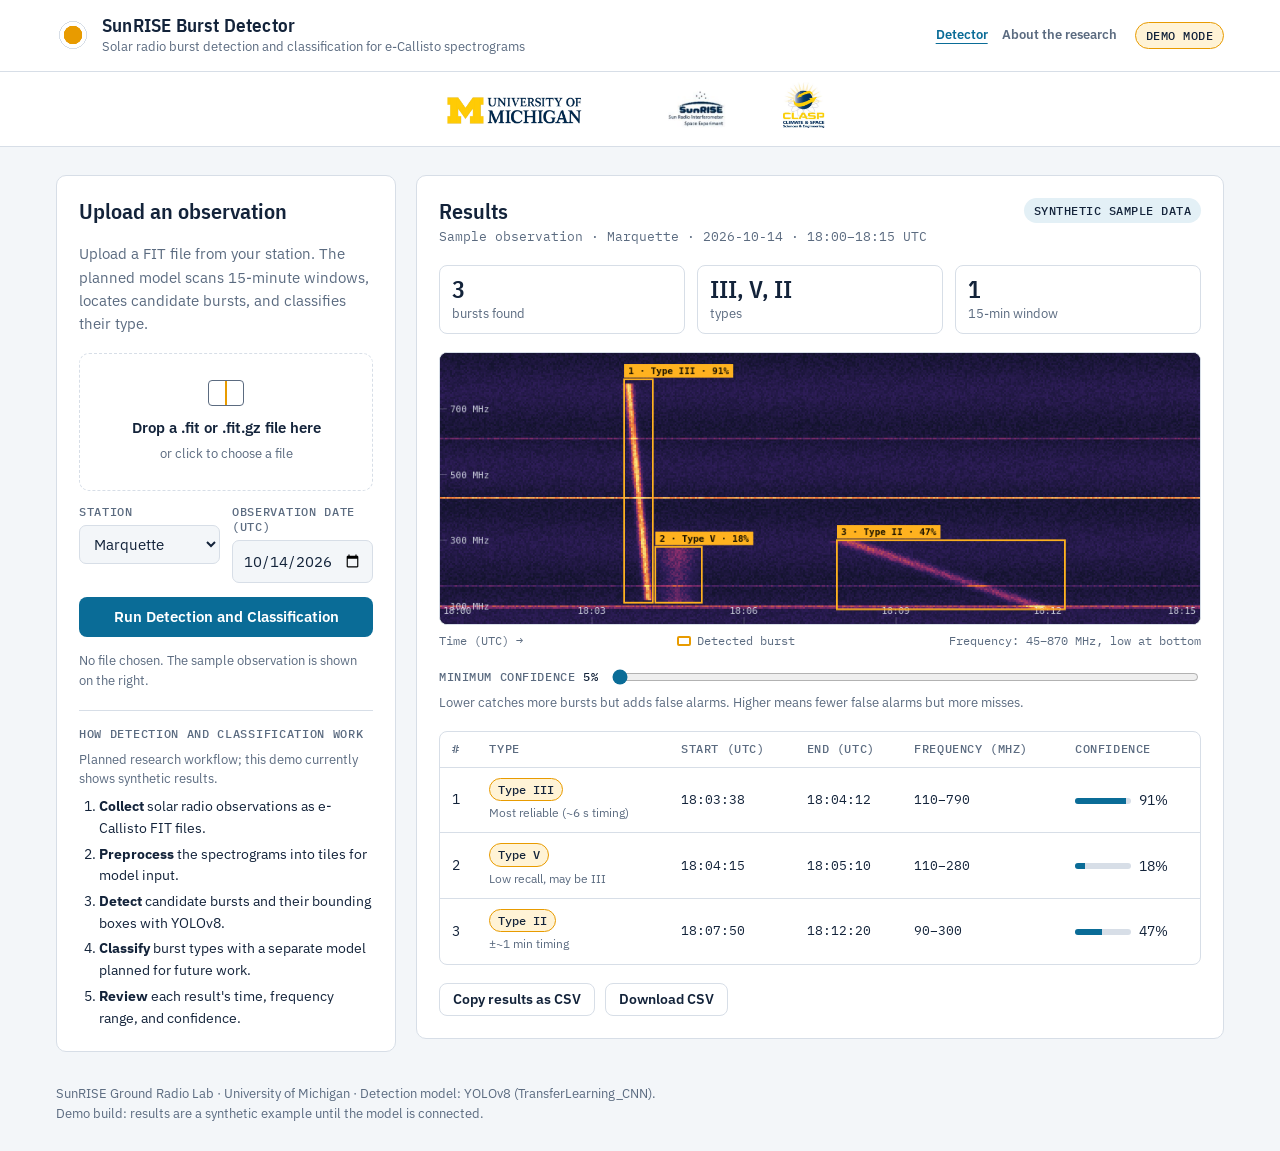
<file: index.html>
<!doctype html>
<html lang="en">
<head>
  <meta charset="utf-8">
  <meta name="viewport" content="width=device-width, initial-scale=1, viewport-fit=cover">
  <title>SunRISE Burst Detector</title>
  <link rel="preconnect" href="https://fonts.googleapis.com">
  <link rel="preconnect" href="https://fonts.gstatic.com" crossorigin>
  <link rel="stylesheet" href="https://fonts.googleapis.com/css2?family=IBM+Plex+Mono:wght@400;500&family=IBM+Plex+Sans:wght@400;500;600&family=IBM+Plex+Sans+Condensed:wght@600&display=swap">
  <link rel="stylesheet" href="style.css">
</head>
<body>
  <header class="topbar">
    <div class="topbar-inner">
      <div class="brand">
        <span class="brand-mark" aria-hidden="true"></span>
        <div>
          <p class="brand-name">SunRISE Burst Detector</p>
          <p class="brand-sub">Solar radio burst detection and classification for e-Callisto spectrograms</p>
        </div>
      </div>
      <div class="header-actions">
        <nav class="site-nav" aria-label="Main navigation">
          <a href="index.html" aria-current="page">Detector</a>
          <a href="about.html">About the research</a>
        </nav>
        <span class="badge badge-demo" title="The detection model is not connected yet">Demo mode</span>
      </div>
    </div>
  </header>

  <div class="logo-strip" aria-label="Project affiliations">
    <img class="logo-michigan" src="assets/michigan.png" alt="University of Michigan">
    <img class="logo-sunrise" src="assets/sunrise.png" alt="SunRISE, Sun Radio Interferometer Space Experiment">
    <img class="logo-clasp" src="assets/clasp.png" alt="Climate and Space Sciences and Engineering">
  </div>

  <main class="layout">
    <!-- LEFT: upload panel -->
    <section class="panel upload" aria-labelledby="upload-title">
      <h1 id="upload-title" class="panel-title">Upload an observation</h1>
      <p class="panel-lede">Upload a FIT file from your station. The planned model scans 15-minute windows, locates candidate bursts, and classifies their type.</p>

      <form id="upload-form" novalidate>
        <label class="dropzone" id="dropzone" for="file-input">
          <input type="file" id="file-input" accept=".fit,.fits,.fit.gz,.gz">
          <span class="dropzone-icon" aria-hidden="true"></span>
          <span class="dropzone-main" id="dropzone-main">Drop a .fit or .fit.gz file here</span>
          <span class="dropzone-sub" id="dropzone-sub">or click to choose a file</span>
        </label>

        <div class="field-row">
          <div class="field">
            <label for="station">Station</label>
            <select id="station">
              <option value="marquette">Marquette</option>
              <option value="peach-mountain">Peach Mountain (UMich)</option>
              <option value="other">Other</option>
            </select>
          </div>
          <div class="field">
            <label for="obs-date">Observation date (UTC)</label>
            <input type="date" id="obs-date" value="2026-10-14">
          </div>
        </div>

        <button type="submit" class="btn btn-primary" id="run-btn">Run Detection and Classification</button>
        <p class="form-note" id="form-note" role="status">No file chosen. The sample observation is shown on the right.</p>
      </form>

      <div class="explainer">
        <h2 class="explainer-title">How Detection and Classification Work</h2>
        <p class="explainer-note">Planned research workflow; this demo currently shows synthetic results.</p>
        <ol class="steps">
          <li><b>Collect</b> solar radio observations as e-Callisto FIT files.</li>
          <li><b>Preprocess</b> the spectrograms into tiles for model input.</li>
          <li><b>Detect</b> candidate bursts and their bounding boxes with YOLOv8.</li>
          <li><b>Classify</b> burst types with a separate model planned for future work.</li>
          <li><b>Review</b> each result's time, frequency range, and confidence.</li>
        </ol>
      </div>
    </section>

    <!-- RIGHT: results panel -->
    <section class="panel results" aria-labelledby="results-title">
      <div class="results-head">
        <div>
          <h2 id="results-title" class="panel-title">Results</h2>
          <p class="results-meta" id="results-meta">Sample observation · Marquette · 2026-10-14 · 18:00–18:15 UTC</p>
        </div>
        <span class="badge badge-sample" id="results-badge">Synthetic sample data</span>
      </div>

      <div class="summary" id="summary">
        <div class="stat"><span class="stat-num" id="stat-count">0</span><span class="stat-label">bursts found</span></div>
        <div class="stat"><span class="stat-num" id="stat-types">—</span><span class="stat-label">types</span></div>
        <div class="stat"><span class="stat-num" id="stat-windows">1</span><span class="stat-label">15-min window</span></div>
      </div>

      <figure class="spectro">
        <div class="spectro-frame">
          <canvas id="spectrogram" width="900" height="320" aria-label="Spectrogram with detected bursts outlined"></canvas>
          <div class="scanline" id="scanline" hidden></div>
        </div>
        <figcaption>
          <span>Time (UTC) →</span>
          <span class="legend"><span class="legend-box" aria-hidden="true"></span> Detected burst</span>
          <span>Frequency: 45–870 MHz, low at bottom</span>
        </figcaption>
      </figure>

      <div class="conf-filter">
        <label for="conf-slider">Minimum confidence <output id="conf-value" for="conf-slider">5%</output></label>
        <input type="range" id="conf-slider" min="0.05" max="0.95" step="0.05" value="0.05">
        <p class="conf-hint" id="conf-hint" role="status"></p>
      </div>

      <div class="table-wrap">
        <table class="detections">
          <thead>
            <tr>
              <th scope="col">#</th>
              <th scope="col">Type</th>
              <th scope="col">Start (UTC)</th>
              <th scope="col">End (UTC)</th>
              <th scope="col">Frequency (MHz)</th>
              <th scope="col">Confidence</th>
            </tr>
          </thead>
          <tbody id="detections-body"></tbody>
        </table>
      </div>

      <div class="results-actions">
        <button type="button" class="btn btn-secondary" id="copy-csv">Copy results as CSV</button>
        <button type="button" class="btn btn-secondary" id="download-csv">Download CSV</button>
        <span class="action-note" id="action-note" role="status"></span>
      </div>
    </section>
  </main>

  <footer class="footer">
    <p>SunRISE Ground Radio Lab · University of Michigan · Detection model: YOLOv8 (TransferLearning_CNN). Demo build: results are a synthetic example until the model is connected.</p>
  </footer>

  <script src="app.js"></script>
</body>
</html>
</file>
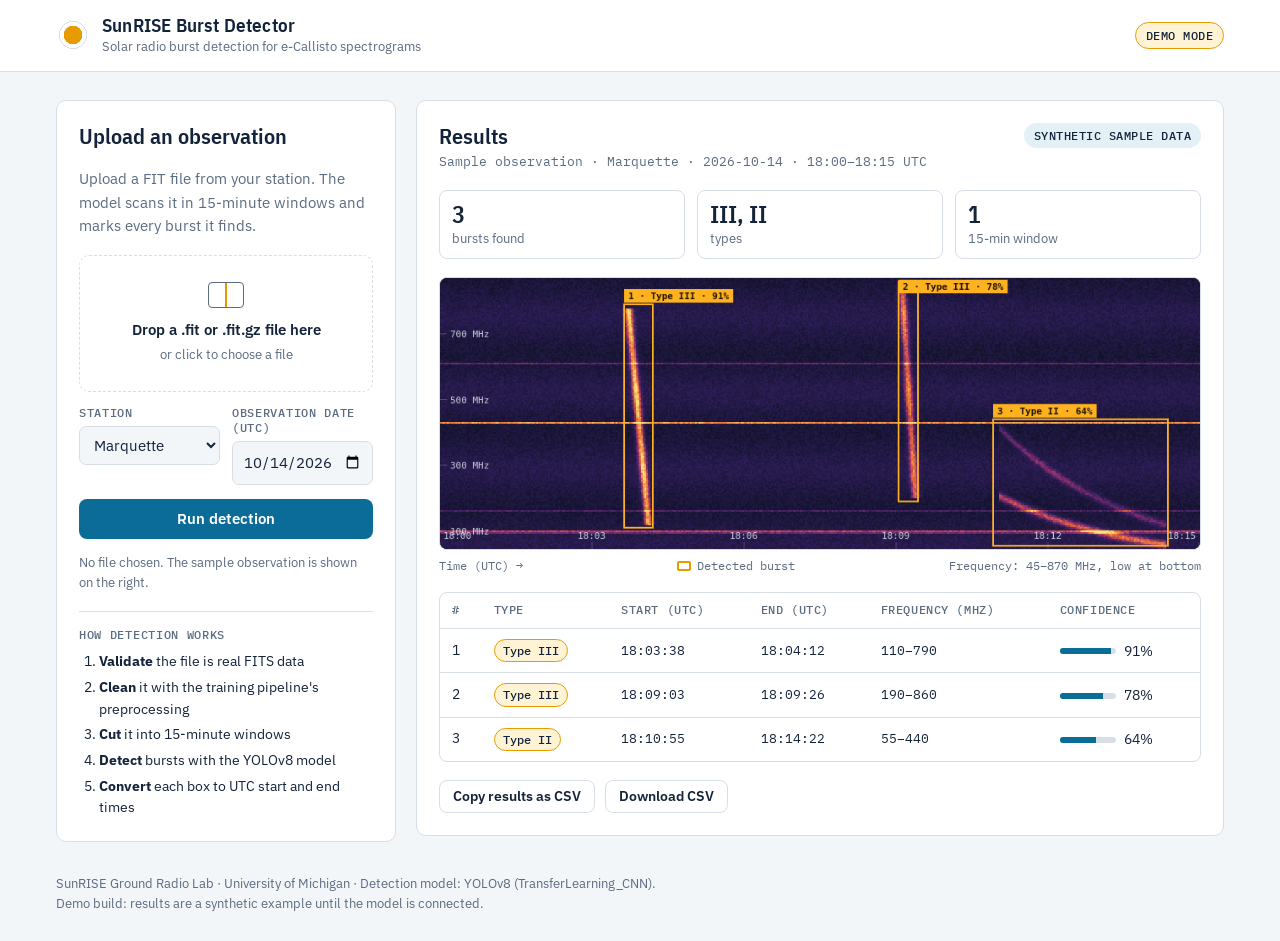
<file: sunrise-burst-site/index.html>
<!doctype html>
<html lang="en">
<head>
  <meta charset="utf-8">
  <meta name="viewport" content="width=device-width, initial-scale=1, viewport-fit=cover">
  <title>SunRISE Burst Detector</title>
  <link rel="preconnect" href="https://fonts.googleapis.com">
  <link rel="preconnect" href="https://fonts.gstatic.com" crossorigin>
  <link rel="stylesheet" href="https://fonts.googleapis.com/css2?family=IBM+Plex+Mono:wght@400;500&family=IBM+Plex+Sans:wght@400;500;600&family=IBM+Plex+Sans+Condensed:wght@600&display=swap">
  <link rel="stylesheet" href="style.css">
</head>
<body>
  <header class="topbar">
    <div class="topbar-inner">
      <div class="brand">
        <span class="brand-mark" aria-hidden="true"></span>
        <div>
          <p class="brand-name">SunRISE Burst Detector</p>
          <p class="brand-sub">Solar radio burst detection for e-Callisto spectrograms</p>
        </div>
      </div>
      <span class="badge badge-demo" title="The detection model is not connected yet">Demo mode</span>
    </div>
  </header>

  <main class="layout">
    <!-- LEFT: upload panel -->
    <section class="panel upload" aria-labelledby="upload-title">
      <h1 id="upload-title" class="panel-title">Upload an observation</h1>
      <p class="panel-lede">Upload a FIT file from your station. The model scans it in 15-minute windows and marks every burst it finds.</p>

      <form id="upload-form" novalidate>
        <label class="dropzone" id="dropzone" for="file-input">
          <input type="file" id="file-input" accept=".fit,.fits,.fit.gz,.gz">
          <span class="dropzone-icon" aria-hidden="true"></span>
          <span class="dropzone-main" id="dropzone-main">Drop a .fit or .fit.gz file here</span>
          <span class="dropzone-sub" id="dropzone-sub">or click to choose a file</span>
        </label>

        <div class="field-row">
          <div class="field">
            <label for="station">Station</label>
            <select id="station">
              <option value="marquette">Marquette</option>
              <option value="peach-mountain">Peach Mountain (UMich)</option>
              <option value="other">Other</option>
            </select>
          </div>
          <div class="field">
            <label for="obs-date">Observation date (UTC)</label>
            <input type="date" id="obs-date" value="2026-10-14">
          </div>
        </div>

        <button type="submit" class="btn btn-primary" id="run-btn">Run detection</button>
        <p class="form-note" id="form-note" role="status">No file chosen. The sample observation is shown on the right.</p>
      </form>

      <div class="explainer">
        <h2 class="explainer-title">How detection works</h2>
        <ol class="steps">
          <li><b>Validate</b> the file is real FITS data</li>
          <li><b>Clean</b> it with the training pipeline's preprocessing</li>
          <li><b>Cut</b> it into 15-minute windows</li>
          <li><b>Detect</b> bursts with the YOLOv8 model</li>
          <li><b>Convert</b> each box to UTC start and end times</li>
        </ol>
      </div>
    </section>

    <!-- RIGHT: results panel -->
    <section class="panel results" aria-labelledby="results-title">
      <div class="results-head">
        <div>
          <h2 id="results-title" class="panel-title">Results</h2>
          <p class="results-meta" id="results-meta">Sample observation · Marquette · 2026-10-14 · 18:00–18:15 UTC</p>
        </div>
        <span class="badge badge-sample" id="results-badge">Synthetic sample data</span>
      </div>

      <div class="summary" id="summary">
        <div class="stat"><span class="stat-num" id="stat-count">0</span><span class="stat-label">bursts found</span></div>
        <div class="stat"><span class="stat-num" id="stat-types">—</span><span class="stat-label">types</span></div>
        <div class="stat"><span class="stat-num" id="stat-windows">1</span><span class="stat-label">15-min window</span></div>
      </div>

      <figure class="spectro">
        <div class="spectro-frame">
          <canvas id="spectrogram" width="900" height="320" aria-label="Spectrogram with detected bursts outlined"></canvas>
          <div class="scanline" id="scanline" hidden></div>
        </div>
        <figcaption>
          <span>Time (UTC) →</span>
          <span class="legend"><span class="legend-box" aria-hidden="true"></span> Detected burst</span>
          <span>Frequency: 45–870 MHz, low at bottom</span>
        </figcaption>
      </figure>

      <div class="table-wrap">
        <table class="detections">
          <thead>
            <tr>
              <th scope="col">#</th>
              <th scope="col">Type</th>
              <th scope="col">Start (UTC)</th>
              <th scope="col">End (UTC)</th>
              <th scope="col">Frequency (MHz)</th>
              <th scope="col">Confidence</th>
            </tr>
          </thead>
          <tbody id="detections-body"></tbody>
        </table>
      </div>

      <div class="results-actions">
        <button type="button" class="btn btn-secondary" id="copy-csv">Copy results as CSV</button>
        <button type="button" class="btn btn-secondary" id="download-csv">Download CSV</button>
        <span class="action-note" id="action-note" role="status"></span>
      </div>
    </section>
  </main>

  <footer class="footer">
    <p>SunRISE Ground Radio Lab · University of Michigan · Detection model: YOLOv8 (TransferLearning_CNN). Demo build: results are a synthetic example until the model is connected.</p>
  </footer>

  <script src="app.js"></script>
</body>
</html>
</file>
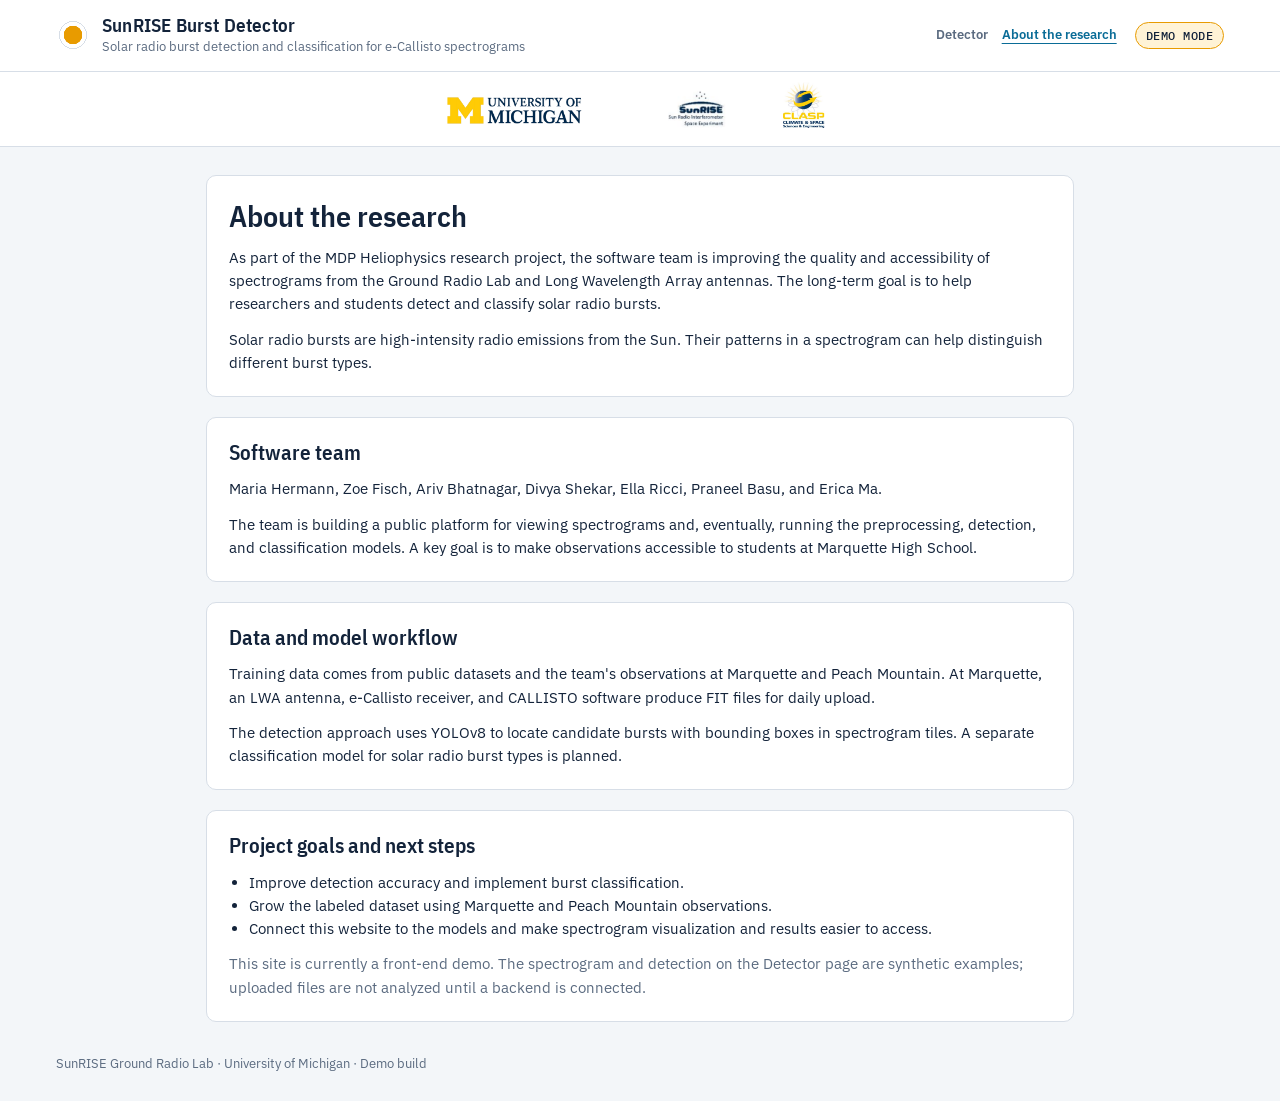
<file: about.html>
<!doctype html>
<html lang="en">
<head>
  <meta charset="utf-8">
  <meta name="viewport" content="width=device-width, initial-scale=1, viewport-fit=cover">
  <title>About the research · SunRISE Burst Detector</title>
  <link rel="preconnect" href="https://fonts.googleapis.com">
  <link rel="preconnect" href="https://fonts.gstatic.com" crossorigin>
  <link rel="stylesheet" href="https://fonts.googleapis.com/css2?family=IBM+Plex+Mono:wght@400;500&family=IBM+Plex+Sans:wght@400;500;600&family=IBM+Plex+Sans+Condensed:wght@600&display=swap">
  <link rel="stylesheet" href="style.css">
</head>
<body>
  <header class="topbar">
    <div class="topbar-inner">
      <div class="brand">
        <span class="brand-mark" aria-hidden="true"></span>
        <div>
          <p class="brand-name">SunRISE Burst Detector</p>
          <p class="brand-sub">Solar radio burst detection and classification for e-Callisto spectrograms</p>
        </div>
      </div>
      <div class="header-actions">
        <nav class="site-nav" aria-label="Main navigation">
          <a href="index.html">Detector</a>
          <a href="about.html" aria-current="page">About the research</a>
        </nav>
        <span class="badge badge-demo">Demo mode</span>
      </div>
    </div>
  </header>

  <div class="logo-strip" aria-label="Project affiliations">
    <img class="logo-michigan" src="assets/michigan.png" alt="University of Michigan">
    <img class="logo-sunrise" src="assets/sunrise.png" alt="SunRISE, Sun Radio Interferometer Space Experiment">
    <img class="logo-clasp" src="assets/clasp.png" alt="Climate and Space Sciences and Engineering">
  </div>

  <main class="about-layout">
    <section class="panel" aria-labelledby="about-title">
      <h1 id="about-title">About the research</h1>
      <p>As part of the MDP Heliophysics research project, the software team is improving the quality and accessibility of spectrograms from the Ground Radio Lab and Long Wavelength Array antennas. The long-term goal is to help researchers and students detect and classify solar radio bursts.</p>
      <p>Solar radio bursts are high-intensity radio emissions from the Sun. Their patterns in a spectrogram can help distinguish different burst types.</p>
    </section>

    <section class="panel" aria-labelledby="team-title">
      <h2 id="team-title">Software team</h2>
      <p>Maria Hermann, Zoe Fisch, Ariv Bhatnagar, Divya Shekar, Ella Ricci, Praneel Basu, and Erica Ma.</p>
      <p>The team is building a public platform for viewing spectrograms and, eventually, running the preprocessing, detection, and classification models. A key goal is to make observations accessible to students at Marquette High School.</p>
    </section>

    <section class="panel" aria-labelledby="data-title">
      <h2 id="data-title">Data and model workflow</h2>
      <p>Training data comes from public datasets and the team's observations at Marquette and Peach Mountain. At Marquette, an LWA antenna, e-Callisto receiver, and CALLISTO software produce FIT files for daily upload.</p>
      <p>The detection approach uses YOLOv8 to locate candidate bursts with bounding boxes in spectrogram tiles. A separate classification model for solar radio burst types is planned.</p>
    </section>

    <section class="panel" aria-labelledby="next-title">
      <h2 id="next-title">Project goals and next steps</h2>
      <ul>
        <li>Improve detection accuracy and implement burst classification.</li>
        <li>Grow the labeled dataset using Marquette and Peach Mountain observations.</li>
        <li>Connect this website to the models and make spectrogram visualization and results easier to access.</li>
      </ul>
      <p class="about-note">This site is currently a front-end demo. The spectrogram and detection on the Detector page are synthetic examples; uploaded files are not analyzed until a backend is connected.</p>
    </section>
  </main>

  <footer class="footer">
    <p>SunRISE Ground Radio Lab · University of Michigan · Demo build</p>
  </footer>
</body>
</html>
</file>
<file: style.css>
/* Layout: instrument console. Upload panel on the left, results on the right; stacks to one column on phones.
   Colors are tokens: change them here and both light and dark themes follow. */
:root {
  --bg: #f3f6f9;          /* page background, cool paper */
  --surface: #ffffff;     /* panels */
  --ink: #13233a;         /* main text, deep navy */
  --muted: #5b6b80;       /* secondary text */
  --line: #d7dee7;        /* borders and rules */
  --accent: #0a6c97;      /* buttons and links, instrument blue */
  --accent-soft: #e3f0f6;
  --flare: #e89b00;       /* detected-burst outlines, solar amber */
  --flare-soft: #fff3d6;

  --font-display: "IBM Plex Sans Condensed", "Arial Narrow", system-ui, sans-serif;
  --font-body: "IBM Plex Sans", system-ui, -apple-system, "Segoe UI", sans-serif;
  --font-mono: "IBM Plex Mono", ui-monospace, "SFMono-Regular", Menlo, monospace;

  --radius: 10px;
  --gap: 20px;
}

@media (prefers-color-scheme: dark) {
  :root:not([data-theme="light"]) {
    --bg: #0c1420; --surface: #121d2c; --ink: #e4ebf3; --muted: #93a3b7; --line: #25344a;
    --accent: #4bb2df; --accent-soft: #15324a; --flare: #ffb21f; --flare-soft: #3a2c0c;
    color-scheme: dark;
  }
}
:root[data-theme="dark"] {
  --bg: #0c1420; --surface: #121d2c; --ink: #e4ebf3; --muted: #93a3b7; --line: #25344a;
  --accent: #4bb2df; --accent-soft: #15324a; --flare: #ffb21f; --flare-soft: #3a2c0c;
  color-scheme: dark;
}

* { box-sizing: border-box; }

body {
  margin: 0;
  background: var(--bg);
  color: var(--ink);
  font: 15px/1.55 var(--font-body);
}

/* ---------- Top bar ---------- */
.topbar {
  border-bottom: 1px solid var(--line);
  background: var(--surface);
}
.topbar-inner {
  max-width: 1200px;
  margin: 0 auto;
  padding-block: 14px;
  padding-left: max(16px, env(safe-area-inset-left, 0px));
  padding-right: max(16px, env(safe-area-inset-right, 0px));
  display: flex;
  align-items: center;
  justify-content: space-between;
  gap: 16px;
  flex-wrap: wrap;
}
.brand { display: flex; align-items: center; gap: 12px; min-width: 0; }
.brand-mark {
  width: 34px; height: 34px; flex: none; border-radius: 50%;
  background: radial-gradient(circle at 50% 50%, var(--flare) 0 38%, transparent 39%),
              repeating-radial-gradient(circle, transparent 0 6px, var(--line) 6px 7px);
}
.brand-name { margin: 0; font: 600 19px/1.2 var(--font-display); letter-spacing: 0.01em; }
.brand-sub { margin: 0; color: var(--muted); font-size: 13px; }
.header-actions { display: flex; align-items: center; gap: 18px; flex-wrap: wrap; }
.site-nav { display: flex; align-items: center; gap: 14px; flex-wrap: wrap; }
.site-nav a { color: var(--muted); text-decoration: none; font-weight: 600; font-size: 13px; }
.site-nav a:hover, .site-nav a[aria-current="page"] { color: var(--accent); text-decoration: underline; text-underline-offset: 4px; }
.site-nav a:focus-visible { outline: 2px solid var(--accent); outline-offset: 3px; }
.logo-strip {
  background: #fff;
  border-bottom: 1px solid var(--line);
  display: flex;
  align-items: center;
  justify-content: center;
  gap: clamp(18px, 4vw, 56px);
  padding: 10px 16px;
  flex-wrap: wrap;
}
.logo-strip img { display: block; width: auto; object-fit: contain; }
.logo-michigan { height: 44px; max-width: min(54vw, 190px); }
.logo-sunrise, .logo-clasp { height: 54px; max-width: 88px; }

.badge {
  display: inline-block;
  padding: 3px 10px;
  border-radius: 999px;
  font: 500 12px/1.6 var(--font-mono);
  letter-spacing: 0.04em;
  text-transform: uppercase;
  white-space: nowrap;
}
.badge-demo { background: var(--flare-soft); color: var(--ink); border: 1px solid var(--flare); }
.badge-sample { background: var(--accent-soft); color: var(--ink); }

/* ---------- Main layout ---------- */
.layout {
  max-width: 1200px;
  margin: 0 auto;
  padding-block: 28px;
  padding-left: max(16px, env(safe-area-inset-left, 0px));
  padding-right: max(16px, env(safe-area-inset-right, 0px));
  display: grid;
  grid-template-columns: minmax(0, 340px) minmax(0, 1fr);
  gap: var(--gap);
  align-items: start;
}
@media (max-width: 860px) {
  .layout { grid-template-columns: minmax(0, 1fr); }
}

.panel {
  background: var(--surface);
  border: 1px solid var(--line);
  border-radius: var(--radius);
  padding: 22px;
  min-width: 0;
  display: flex;
  flex-direction: column;
  gap: 18px;
}
.panel-title { margin: 0; font: 600 22px/1.2 var(--font-display); text-wrap: balance; }
.panel-lede { margin: 0; color: var(--muted); }

/* ---------- Upload form ---------- */
#upload-form { display: flex; flex-direction: column; gap: 14px; }

.dropzone {
  display: flex; flex-direction: column; align-items: center; gap: 4px;
  padding: 26px 16px;
  border: 1.5px dashed var(--line);
  border-radius: var(--radius);
  text-align: center;
  cursor: pointer;
  transition: border-color 0.15s, background 0.15s;
}
.dropzone:hover, .dropzone.is-over { border-color: var(--accent); background: var(--accent-soft); }
.dropzone:focus-within { outline: 2px solid var(--accent); outline-offset: 2px; }
.dropzone input { position: absolute; width: 1px; height: 1px; opacity: 0; }
.dropzone-icon {
  width: 36px; height: 26px; margin-bottom: 6px;
  border: 1.5px solid var(--muted); border-radius: 4px;
  background: linear-gradient(90deg, transparent 0 46%, var(--flare) 46% 54%, transparent 54%);
}
.dropzone-main { font-weight: 600; overflow-wrap: anywhere; }
.dropzone-sub { color: var(--muted); font-size: 13px; }
.dropzone.has-file { border-style: solid; border-color: var(--accent); }

.field-row { display: grid; grid-template-columns: 1fr 1fr; gap: 12px; }
@media (max-width: 420px) { .field-row { grid-template-columns: 1fr; } }
.field { display: flex; flex-direction: column; gap: 5px; min-width: 0; }
.field label {
  font: 500 11.5px/1.3 var(--font-mono);
  text-transform: uppercase; letter-spacing: 0.06em; color: var(--muted);
}
.field select, .field input {
  width: 100%;
  font: inherit; color: var(--ink);
  padding: 8px 10px;
  border: 1px solid var(--line); border-radius: 7px;
  background: var(--bg);
}
.field select:focus, .field input:focus { outline: 2px solid var(--accent); outline-offset: 1px; }

.btn {
  font: 600 14.5px/1 var(--font-body);
  padding: 12px 16px;
  border-radius: 8px;
  border: 1px solid transparent;
  cursor: pointer;
}
.btn:focus-visible { outline: 2px solid var(--accent); outline-offset: 2px; }
.btn-primary { background: var(--accent); color: var(--surface); }
.btn-primary:hover { filter: brightness(1.08); }
.btn-primary:disabled { opacity: 0.6; cursor: progress; }
.btn-secondary { background: transparent; color: var(--ink); border-color: var(--line); padding: 9px 13px; font-size: 13.5px; }
.btn-secondary:hover { border-color: var(--accent); color: var(--accent); }

.form-note { margin: 0; font-size: 13px; color: var(--muted); }

.explainer { border-top: 1px solid var(--line); padding-top: 16px; }
.explainer-title {
  margin: 0 0 8px;
  font: 500 11.5px/1.3 var(--font-mono);
  text-transform: uppercase; letter-spacing: 0.06em; color: var(--muted);
}
.steps { margin: 0; padding-left: 20px; display: flex; flex-direction: column; gap: 4px; font-size: 14px; }
.explainer-note { margin: 0 0 8px; color: var(--muted); font-size: 12.5px; }

/* ---------- Results ---------- */
.results-head { display: flex; justify-content: space-between; align-items: flex-start; gap: 12px; flex-wrap: wrap; }
.results-meta { margin: 4px 0 0; color: var(--muted); font: 13px/1.4 var(--font-mono); }

.summary { display: grid; grid-template-columns: repeat(3, minmax(0, 1fr)); gap: 12px; }
.stat {
  display: flex; flex-direction: column; gap: 2px;
  padding: 10px 12px; border: 1px solid var(--line); border-radius: 8px;
}
.stat-num { font: 600 24px/1.1 var(--font-display); font-variant-numeric: tabular-nums; }
.stat-label { color: var(--muted); font-size: 12.5px; }

.spectro { margin: 0; display: flex; flex-direction: column; gap: 8px; }
.spectro-frame {
  position: relative;
  border-radius: 8px;
  overflow: hidden;
  border: 1px solid var(--line);
  background: #0b1020;   /* spectrogram stays dark in both themes, like real quick-look plots */
}
#spectrogram { display: block; width: 100%; height: auto; max-width: 100%; }
.scanline {
  position: absolute; top: 0; bottom: 0; width: 2px;
  background: var(--flare);
  box-shadow: 0 0 10px var(--flare);
  left: 0;
}
.spectro figcaption {
  display: flex; justify-content: space-between; gap: 12px; flex-wrap: wrap;
  color: var(--muted); font: 12px/1.4 var(--font-mono);
}
.legend { display: inline-flex; align-items: center; gap: 6px; }
.legend-box { width: 14px; height: 10px; border: 2px solid var(--flare); border-radius: 2px; }

.table-wrap { overflow-x: auto; border: 1px solid var(--line); border-radius: 8px; }
.detections { width: 100%; border-collapse: collapse; font-size: 14px; }
.detections th {
  text-align: left;
  font: 500 11.5px/1.3 var(--font-mono);
  text-transform: uppercase; letter-spacing: 0.05em; color: var(--muted);
  padding: 10px 12px; border-bottom: 1px solid var(--line); white-space: nowrap;
}
.detections td {
  padding: 10px 12px; border-bottom: 1px solid var(--line);
  font-variant-numeric: tabular-nums; white-space: nowrap;
}
.detections tbody tr:last-child td { border-bottom: 0; }
.detections td.mono { font-family: var(--font-mono); font-size: 13px; }
.type-pill {
  display: inline-block; padding: 1px 8px; border-radius: 999px;
  background: var(--flare-soft); border: 1px solid var(--flare);
  font: 500 12px/1.6 var(--font-mono);
}
.conf { display: inline-flex; align-items: center; gap: 8px; }
.conf-bar { width: 56px; height: 6px; border-radius: 3px; background: var(--line); overflow: hidden; }
.conf-bar span { display: block; height: 100%; background: var(--accent); }
.empty-row td { color: var(--muted); text-align: center; white-space: normal; }
.type-note { display: block; margin-top: 3px; color: var(--muted); font-size: 12px; }

.conf-filter { display: flex; flex-wrap: wrap; align-items: center; gap: 6px 12px; }
.conf-filter label { font: 500 11.5px/1.3 var(--font-mono); text-transform: uppercase; letter-spacing: 0.05em; color: var(--muted); }
.conf-filter output { color: var(--ink); font-variant-numeric: tabular-nums; }
.conf-filter input[type="range"] { flex: 1 1 180px; accent-color: var(--accent); }
.conf-hint { flex-basis: 100%; margin: 0; color: var(--muted); font-size: 12.5px; }

.results-actions { display: flex; align-items: center; gap: 10px; flex-wrap: wrap; }
.action-note { font-size: 13px; color: var(--muted); }

/* ---------- Footer ---------- */
.footer {
  max-width: 1200px; margin: 0 auto;
  padding-block: 4px 28px;
  padding-left: max(16px, env(safe-area-inset-left, 0px));
  padding-right: max(16px, env(safe-area-inset-right, 0px));
  color: var(--muted); font-size: 12.5px;
}
.footer p { margin: 0; max-width: 75ch; }

/* ---------- Research page ---------- */
.about-layout { max-width: 900px; margin: 0 auto; padding: 28px 16px; display: grid; gap: var(--gap); }
.about-layout .panel { gap: 12px; }
.about-layout h1 { font: 600 30px/1.2 var(--font-display); margin: 0; }
.about-layout h2 { font: 600 21px/1.2 var(--font-display); margin: 0; }
.about-layout p { margin: 0; }
.about-layout a { color: var(--accent); }
.about-layout ul { margin: 0; padding-left: 20px; }
.about-note { color: var(--muted); }

@media (prefers-reduced-motion: reduce) {
  * { transition: none !important; }
}
</file>
<file: sunrise-burst-site/style.css>
/* Layout: instrument console. Upload panel on the left, results on the right; stacks to one column on phones.
   Colors are tokens: change them here and both light and dark themes follow. */
:root {
  --bg: #f3f6f9;          /* page background, cool paper */
  --surface: #ffffff;     /* panels */
  --ink: #13233a;         /* main text, deep navy */
  --muted: #5b6b80;       /* secondary text */
  --line: #d7dee7;        /* borders and rules */
  --accent: #0a6c97;      /* buttons and links, instrument blue */
  --accent-soft: #e3f0f6;
  --flare: #e89b00;       /* detected-burst outlines, solar amber */
  --flare-soft: #fff3d6;

  --font-display: "IBM Plex Sans Condensed", "Arial Narrow", system-ui, sans-serif;
  --font-body: "IBM Plex Sans", system-ui, -apple-system, "Segoe UI", sans-serif;
  --font-mono: "IBM Plex Mono", ui-monospace, "SFMono-Regular", Menlo, monospace;

  --radius: 10px;
  --gap: 20px;
}

@media (prefers-color-scheme: dark) {
  :root:not([data-theme="light"]) {
    --bg: #0c1420; --surface: #121d2c; --ink: #e4ebf3; --muted: #93a3b7; --line: #25344a;
    --accent: #4bb2df; --accent-soft: #15324a; --flare: #ffb21f; --flare-soft: #3a2c0c;
    color-scheme: dark;
  }
}
:root[data-theme="dark"] {
  --bg: #0c1420; --surface: #121d2c; --ink: #e4ebf3; --muted: #93a3b7; --line: #25344a;
  --accent: #4bb2df; --accent-soft: #15324a; --flare: #ffb21f; --flare-soft: #3a2c0c;
  color-scheme: dark;
}

* { box-sizing: border-box; }

body {
  margin: 0;
  background: var(--bg);
  color: var(--ink);
  font: 15px/1.55 var(--font-body);
}

/* ---------- Top bar ---------- */
.topbar {
  border-bottom: 1px solid var(--line);
  background: var(--surface);
}
.topbar-inner {
  max-width: 1200px;
  margin: 0 auto;
  padding-block: 14px;
  padding-left: max(16px, env(safe-area-inset-left, 0px));
  padding-right: max(16px, env(safe-area-inset-right, 0px));
  display: flex;
  align-items: center;
  justify-content: space-between;
  gap: 16px;
  flex-wrap: wrap;
}
.brand { display: flex; align-items: center; gap: 12px; min-width: 0; }
.brand-mark {
  width: 34px; height: 34px; flex: none; border-radius: 50%;
  background: radial-gradient(circle at 50% 50%, var(--flare) 0 38%, transparent 39%),
              repeating-radial-gradient(circle, transparent 0 6px, var(--line) 6px 7px);
}
.brand-name { margin: 0; font: 600 19px/1.2 var(--font-display); letter-spacing: 0.01em; }
.brand-sub { margin: 0; color: var(--muted); font-size: 13px; }

.badge {
  display: inline-block;
  padding: 3px 10px;
  border-radius: 999px;
  font: 500 12px/1.6 var(--font-mono);
  letter-spacing: 0.04em;
  text-transform: uppercase;
  white-space: nowrap;
}
.badge-demo { background: var(--flare-soft); color: var(--ink); border: 1px solid var(--flare); }
.badge-sample { background: var(--accent-soft); color: var(--ink); }

/* ---------- Main layout ---------- */
.layout {
  max-width: 1200px;
  margin: 0 auto;
  padding-block: 28px;
  padding-left: max(16px, env(safe-area-inset-left, 0px));
  padding-right: max(16px, env(safe-area-inset-right, 0px));
  display: grid;
  grid-template-columns: minmax(0, 340px) minmax(0, 1fr);
  gap: var(--gap);
  align-items: start;
}
@media (max-width: 860px) {
  .layout { grid-template-columns: minmax(0, 1fr); }
}

.panel {
  background: var(--surface);
  border: 1px solid var(--line);
  border-radius: var(--radius);
  padding: 22px;
  min-width: 0;
  display: flex;
  flex-direction: column;
  gap: 18px;
}
.panel-title { margin: 0; font: 600 22px/1.2 var(--font-display); text-wrap: balance; }
.panel-lede { margin: 0; color: var(--muted); }

/* ---------- Upload form ---------- */
#upload-form { display: flex; flex-direction: column; gap: 14px; }

.dropzone {
  display: flex; flex-direction: column; align-items: center; gap: 4px;
  padding: 26px 16px;
  border: 1.5px dashed var(--line);
  border-radius: var(--radius);
  text-align: center;
  cursor: pointer;
  transition: border-color 0.15s, background 0.15s;
}
.dropzone:hover, .dropzone.is-over { border-color: var(--accent); background: var(--accent-soft); }
.dropzone:focus-within { outline: 2px solid var(--accent); outline-offset: 2px; }
.dropzone input { position: absolute; width: 1px; height: 1px; opacity: 0; }
.dropzone-icon {
  width: 36px; height: 26px; margin-bottom: 6px;
  border: 1.5px solid var(--muted); border-radius: 4px;
  background: linear-gradient(90deg, transparent 0 46%, var(--flare) 46% 54%, transparent 54%);
}
.dropzone-main { font-weight: 600; overflow-wrap: anywhere; }
.dropzone-sub { color: var(--muted); font-size: 13px; }
.dropzone.has-file { border-style: solid; border-color: var(--accent); }

.field-row { display: grid; grid-template-columns: 1fr 1fr; gap: 12px; }
@media (max-width: 420px) { .field-row { grid-template-columns: 1fr; } }
.field { display: flex; flex-direction: column; gap: 5px; min-width: 0; }
.field label {
  font: 500 11.5px/1.3 var(--font-mono);
  text-transform: uppercase; letter-spacing: 0.06em; color: var(--muted);
}
.field select, .field input {
  width: 100%;
  font: inherit; color: var(--ink);
  padding: 8px 10px;
  border: 1px solid var(--line); border-radius: 7px;
  background: var(--bg);
}
.field select:focus, .field input:focus { outline: 2px solid var(--accent); outline-offset: 1px; }

.btn {
  font: 600 14.5px/1 var(--font-body);
  padding: 12px 16px;
  border-radius: 8px;
  border: 1px solid transparent;
  cursor: pointer;
}
.btn:focus-visible { outline: 2px solid var(--accent); outline-offset: 2px; }
.btn-primary { background: var(--accent); color: var(--surface); }
.btn-primary:hover { filter: brightness(1.08); }
.btn-primary:disabled { opacity: 0.6; cursor: progress; }
.btn-secondary { background: transparent; color: var(--ink); border-color: var(--line); padding: 9px 13px; font-size: 13.5px; }
.btn-secondary:hover { border-color: var(--accent); color: var(--accent); }

.form-note { margin: 0; font-size: 13px; color: var(--muted); }

.explainer { border-top: 1px solid var(--line); padding-top: 16px; }
.explainer-title {
  margin: 0 0 8px;
  font: 500 11.5px/1.3 var(--font-mono);
  text-transform: uppercase; letter-spacing: 0.06em; color: var(--muted);
}
.steps { margin: 0; padding-left: 20px; display: flex; flex-direction: column; gap: 4px; font-size: 14px; }

/* ---------- Results ---------- */
.results-head { display: flex; justify-content: space-between; align-items: flex-start; gap: 12px; flex-wrap: wrap; }
.results-meta { margin: 4px 0 0; color: var(--muted); font: 13px/1.4 var(--font-mono); }

.summary { display: grid; grid-template-columns: repeat(3, minmax(0, 1fr)); gap: 12px; }
.stat {
  display: flex; flex-direction: column; gap: 2px;
  padding: 10px 12px; border: 1px solid var(--line); border-radius: 8px;
}
.stat-num { font: 600 24px/1.1 var(--font-display); font-variant-numeric: tabular-nums; }
.stat-label { color: var(--muted); font-size: 12.5px; }

.spectro { margin: 0; display: flex; flex-direction: column; gap: 8px; }
.spectro-frame {
  position: relative;
  border-radius: 8px;
  overflow: hidden;
  border: 1px solid var(--line);
  background: #0b1020;   /* spectrogram stays dark in both themes, like real quick-look plots */
}
#spectrogram { display: block; width: 100%; height: auto; max-width: 100%; }
.scanline {
  position: absolute; top: 0; bottom: 0; width: 2px;
  background: var(--flare);
  box-shadow: 0 0 10px var(--flare);
  left: 0;
}
.spectro figcaption {
  display: flex; justify-content: space-between; gap: 12px; flex-wrap: wrap;
  color: var(--muted); font: 12px/1.4 var(--font-mono);
}
.legend { display: inline-flex; align-items: center; gap: 6px; }
.legend-box { width: 14px; height: 10px; border: 2px solid var(--flare); border-radius: 2px; }

.table-wrap { overflow-x: auto; border: 1px solid var(--line); border-radius: 8px; }
.detections { width: 100%; border-collapse: collapse; font-size: 14px; }
.detections th {
  text-align: left;
  font: 500 11.5px/1.3 var(--font-mono);
  text-transform: uppercase; letter-spacing: 0.05em; color: var(--muted);
  padding: 10px 12px; border-bottom: 1px solid var(--line); white-space: nowrap;
}
.detections td {
  padding: 10px 12px; border-bottom: 1px solid var(--line);
  font-variant-numeric: tabular-nums; white-space: nowrap;
}
.detections tbody tr:last-child td { border-bottom: 0; }
.detections td.mono { font-family: var(--font-mono); font-size: 13px; }
.type-pill {
  display: inline-block; padding: 1px 8px; border-radius: 999px;
  background: var(--flare-soft); border: 1px solid var(--flare);
  font: 500 12px/1.6 var(--font-mono);
}
.conf { display: inline-flex; align-items: center; gap: 8px; }
.conf-bar { width: 56px; height: 6px; border-radius: 3px; background: var(--line); overflow: hidden; }
.conf-bar span { display: block; height: 100%; background: var(--accent); }
.empty-row td { color: var(--muted); text-align: center; white-space: normal; }

.results-actions { display: flex; align-items: center; gap: 10px; flex-wrap: wrap; }
.action-note { font-size: 13px; color: var(--muted); }

/* ---------- Footer ---------- */
.footer {
  max-width: 1200px; margin: 0 auto;
  padding-block: 4px 28px;
  padding-left: max(16px, env(safe-area-inset-left, 0px));
  padding-right: max(16px, env(safe-area-inset-right, 0px));
  color: var(--muted); font-size: 12.5px;
}
.footer p { margin: 0; max-width: 75ch; }

@media (prefers-reduced-motion: reduce) {
  * { transition: none !important; }
}
</file>
